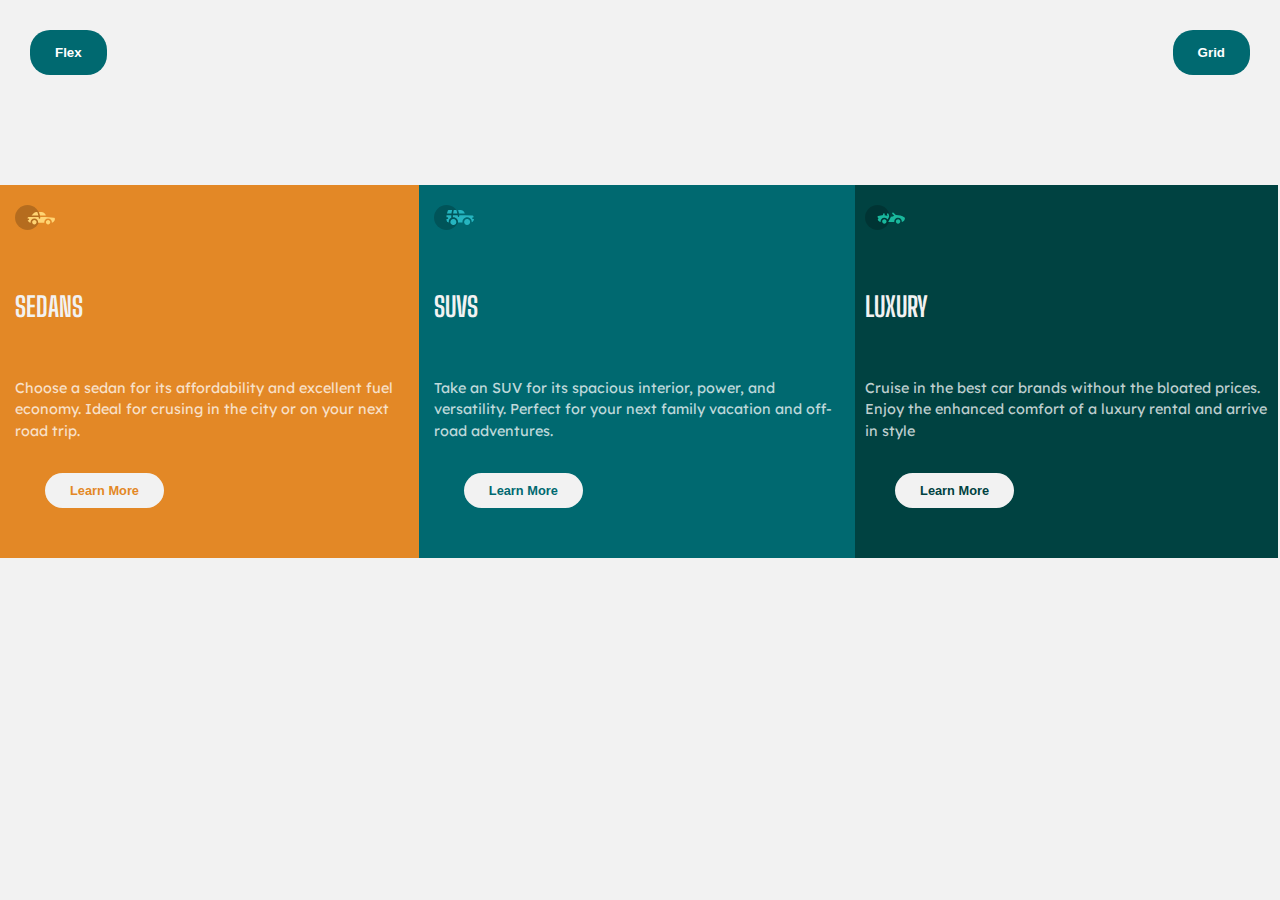
<file: index.html>
<!DOCTYPE html>
<html lang="en">
  <head>
    <meta charset="UTF-8" />
    <meta http-equiv="X-UA-Compatible" content="IE=edge" />
    <meta name="viewport" content="width=device-width, initial-scale=1.0" />
    <link rel="stylesheet" href="style.css" />
    <link
      href="https://fonts.googleapis.com/css2?family=Lexend+Deca&family=Open+Sans:wght@400;700&family=Poppins:wght@400;600;700&display=swap"
      rel="stylesheet"
    />
    <link
      href="https://fonts.googleapis.com/css2?family=Big+Shoulders+Display:wght@700&family=Lexend+Deca&family=Open+Sans:wght@400;700&family=Poppins:wght@400;600;700&display=swap"
      rel="stylesheet"
    />
    <link
      rel="icon"
      type="image/png"
      sizes="32x32"
      href="images/favicon-32x32.png"
    />
    <title>3-Column Card</title>
  </head>
  <body>
    <div class="navbar">
      <div>
        <a href="#container">
          <button>Flex</button>
        </a>
      </div>
      <div>
        <a href="grid.html">
          <button>Grid</button>
        </a>
      </div>
    </div>
    <div class="container" id="container">
      <div class="card-1">
        <img src="images/icon-sedans.svg" alt="logo" />
        <h1>SEDANS</h1>
        <p>
          Choose a sedan for its affordability and excellent fuel economy. Ideal
          for crusing in the city or on your next road trip.
        </p>
        <button class="button-1">Learn More</button>
      </div>
      <div class="card-2">
        <img src="images/icon-suvs.svg" alt="" />
        <h1>SUVS</h1>
        <p>
          Take an SUV for its spacious interior, power, and versatility. Perfect
          for your next family vacation and off-road adventures.
        </p>
        <button class="button-2">Learn More</button>
      </div>
      <div class="card-3">
        <img src="images/icon-luxury.svg" alt="logo" />
        <h1>LUXURY</h1>
        <p>
          Cruise in the best car brands without the bloated prices. Enjoy the
          enhanced comfort of a luxury rental and arrive in style
        </p>
        <button class="button-3">Learn More</button>
      </div>
    </div>
  </body>
</html>
</file>
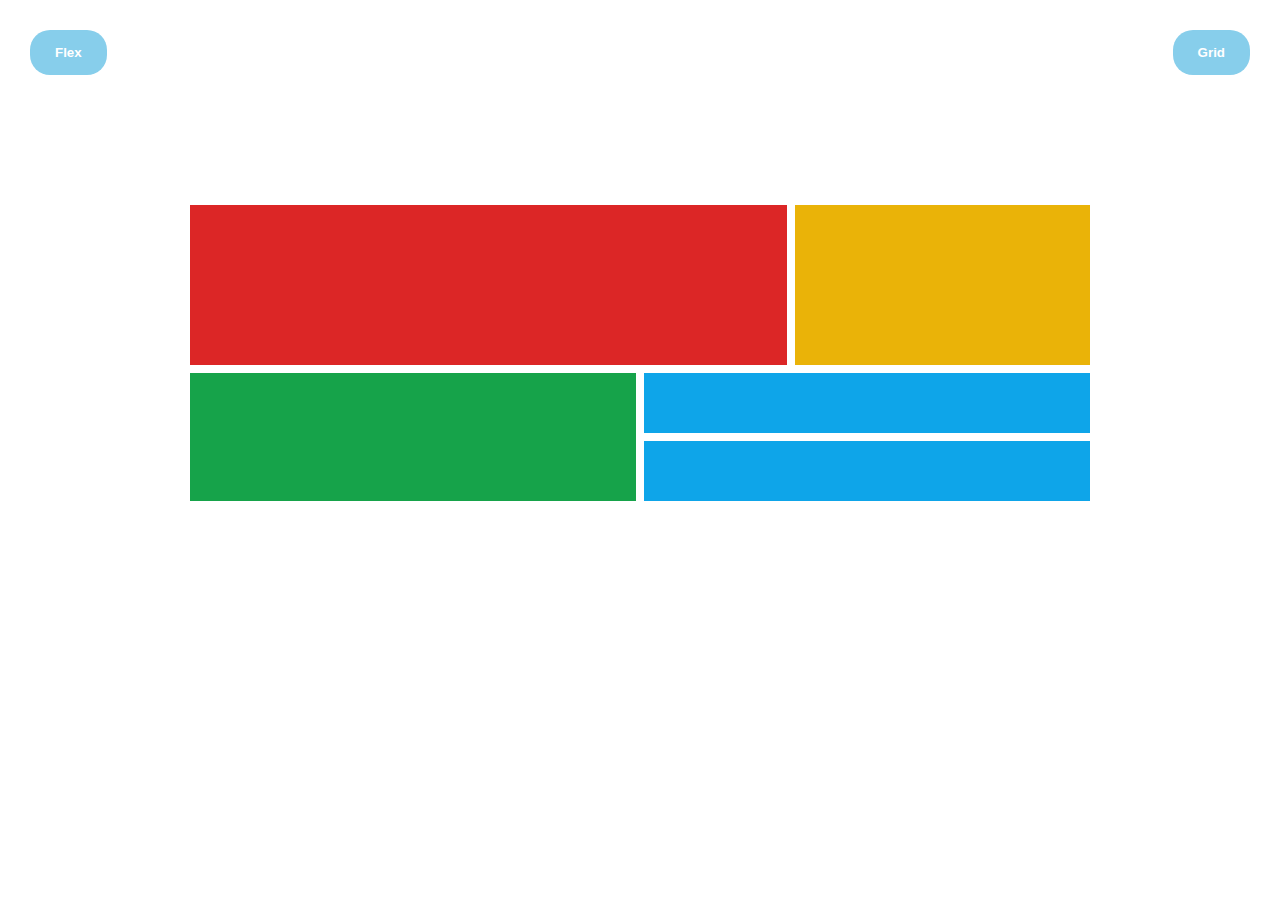
<file: grid.html>
<!DOCTYPE html>
<html lang="en">
  <head>
    <meta charset="UTF-8" />
    <meta http-equiv="X-UA-Compatible" content="IE=edge" />
    <meta name="viewport" content="width=device-width, initial-scale=1.0" />
    <link rel="stylesheet" href="grid.css" />
    <title>CSS Grid Layout</title>
  </head>
  <body>
    <div class="navbar">
      <div>
        <a href="index.html">
          <button>Flex</button>
        </a>
      </div>
      <div>
        <a href="grid.html">
          <button>Grid</button>
        </a>
      </div>
    </div>
    <div class="container">
      <div class="one"></div>
      <div class="two"></div>
      <div class="three"></div>
      <div class="four"></div>
      <div class="five"></div>
    </div>
  </body>
</html>
</file>
<file: style.css>
:root {
  --brightorange: #e38826;
  --dkcyan: #006970;
  --verydkcyan: #004241;
  --transwhite: rgb(255, 255, 255, 0.75);
  --lightgray: #f2f2f2;
}
* {
  box-sizing: border-box;
  padding: 0;
  margin: 0;
}
html {
  scroll-behavior: smooth;
}
body {
  background-color: var(--lightgray);
  line-height: 1.5;
  font-size: 10px;
  /* overflow: hidden; */
}
.navbar {
  display: flex;
  flex-direction: row;
  justify-content: space-between;
}
div button {
  padding: 15px 25px;
  margin: 30px;
  background-color: var(--dkcyan);
  color: #fff;
  border-radius: 20px;
  border: none;
  font-weight: bold;
}
.container {
  display: flex;
  flex-direction: column;
  justify-content: center;
  align-items: center;
  margin: 100px 60px 30px 60px;
  /* padding: 110px; */
}
img {
  width: 40px;
}
h1 {
  font-family: "Big Shoulders Display", cursive;
  color: var(--lightgray);
  /* margin: 50px 0; */
  font-size: 1rem;
  margin-bottom: 20px;
  margin-top: 20px;
}
p {
  font-family: "Lexend Deca", sans-serif;
  color: var(--transwhite);
  font-size: 0.8rem;
}
.card-1 {
  background-color: var(--brightorange);
  padding: 20px 15px;
}
.card-2 {
  background-color: var(--dkcyan);
  padding: 20px 15px;
}
.card-3 {
  background-color: var(--verydkcyan);
  padding: 20px 15px;
}
.card-1 .button-1 {
  background-color: var(--lightgray);
  border: none;
  padding: 10px 25px;
  border-radius: 20px;
  text-align: center;
  font-size: 0.8rem;
  color: var(--brightorange);
  font-weight: 900;
  margin-top: 30px;
}
.card-1 .button-1:hover {
  background-color: transparent;
  color: #fff;
  border: 1px solid #fff;
}
.card-2 .button-2 {
  background-color: var(--lightgray);
  border: none;
  padding: 10px 25px;
  border-radius: 20px;
  text-align: center;
  font-size: 0.8rem;
  color: var(--dkcyan);
  font-weight: 900;
  margin-top: 30px;
}
.card-2 .button-2:hover {
  background-color: transparent;
  color: #fff;
  border: 1px solid #fff;
}
.card-3 .button-3 {
  background-color: var(--lightgray);
  border: none;
  padding: 10px 25px;
  border-radius: 20px;
  text-align: center;
  font-size: 00.8rem;
  color: var(--verydkcyan);
  font-weight: 900;
  margin-top: 30px;
}
.card-3 .button-3:hover {
  background-color: transparent;
  color: #fff;
  border: 1px solid #fff;
}
@media screen and (min-width: 599px) {
  body {
    font-size: 16px;
  }
  .container {
    flex-direction: row;
    margin: 80px 2px 10px 0px;
  }
  h1 {
    margin: 50px 0;
    font-size: 1.7rem;
  }
  p {
    font-size: 0.9rem;
  }
  .card-1 {
    background-color: var(--brightorange);
    padding: 20px 15px;
  }
  .card-2 {
    background-color: var(--dkcyan);
    padding: 20px 15px;
  }
  .card-3 {
    background-color: var(--verydkcyan);
    padding: 20px 10px;
  }
  .card-1 .button-1 {
    padding: 10px 25px;
  }

  .card-2 .button-2 {
    padding: 10px 25px;
  }
  .card-3 .button-3 {
    padding: 10px 25px;
  }
}
@media screen and (min-width: 1300px) {
  .container {
    margin: 80px 230px 20px 230px;
  }
  h1 {
    font-size: 1.5rem;
    margin: 50px 0;
  }
  p {
    font-size: 1.1rem;
  }
  .card-1 {
    padding: 50px 15px;
  }
  .card-2 {
    padding: 50px 15px;
  }
  .card-3 {
    padding: 50px 15px;
  }

  .card-1 .button-1 {
    padding: 15px 30px;

    font-size: 1rem;

    margin-top: 50px;
  }

  .card-2 .button-2 {
    padding: 15px 30px;

    font-size: 1rem;

    margin-top: 50px;
  }

  .card-3 .button-3 {
    padding: 15px 30px;

    font-size: 1rem;

    margin-top: 50px;
  }
}
</file>
<file: grid.css>
* {
  box-sizing: border-box;
  padding: 0;
  margin: 0;
}
body {
  line-height: 1.5;
}
.navbar {
  display: flex;
  flex-direction: row;
  justify-content: space-between;
}
div button {
  padding: 15px 25px;
  margin: 30px;
  background-color: skyblue;
  color: #fff;
  border-radius: 20px;
  border: none;
  font-weight: bold;
}
.one {
  grid-area: a;
  padding: 80px;
  background-color: #dc2626;
}
.two {
  grid-area: b;
  background-color: #eab308;
}
.three {
  grid-area: c;
  background-color: #16a34a;
}
.four {
  grid-area: d;
  padding: 30px;
  background-color: #0ea5e9;
}
.five {
  grid-area: e;
  padding: 30px;
  background-color: #0ea5e9;
}
.container {
  display: grid;
  grid-template-columns: repeat(6, 1fr);

  padding-left: 200px;
  padding-top: 150px;
  padding-right: 150px;
  width: 75%;
  margin: auto;
  gap: 8px;
  grid-template-areas:
    "a a a a b b"
    "a a a a b b"
    "c c c d d d"
    "c c c e e e";
}
@media (max-width: 600px) {
  .container {
    padding-top: 100px;
    padding-right: 0px;
    padding-left: 0px;
  }
}
@media (min-width: 600px) {
  .container {
    padding-top: 100px;
    padding-right: 30px;
    padding-left: 30px;
  }
}
</file>
